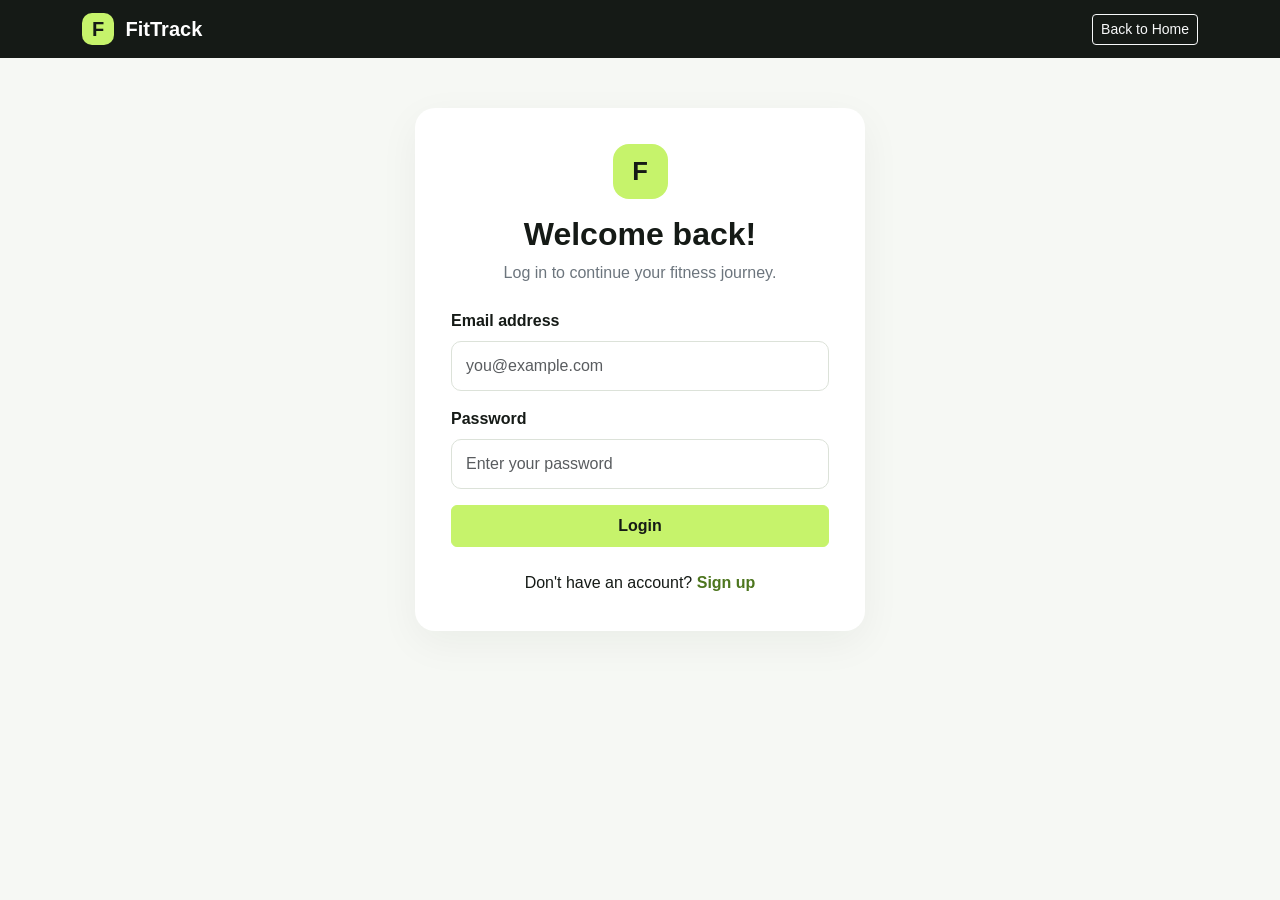
<file: login.html>
<!DOCTYPE html>
<html lang="en">
<head>
  <meta charset="UTF-8">
  <meta name="viewport" content="width=device-width, initial-scale=1.0">
  <title>Login | FitTrack</title>
  <link href="https://cdn.jsdelivr.net/npm/bootstrap@5.3.3/dist/css/bootstrap.min.css" rel="stylesheet">
  <link rel="stylesheet" href="style.css">
</head>
<body class="auth-page">

<nav class="navbar navbar-dark bg-dark">
  <div class="container">
    <a class="navbar-brand fw-bold" href="index.html">
      <span class="brand-mark">F</span> FitTrack
    </a>
    <a href="index.html" class="btn btn-outline-light btn-sm">
      Back to Home
    </a>
  </div>
</nav>

<main class="auth-wrapper">
  <div class="auth-card">
    <div class="text-center mb-4">
      <span class="auth-icon">F</span>
      <h1 class="h2 fw-bold mt-3">Welcome back!</h1>
      <p class="text-secondary">Log in to continue your fitness journey.</p>
    </div>

    <form id="loginForm">
      <div class="mb-3">
        <label for="loginEmail" class="form-label">Email address</label>
        <input type="email" class="form-control" id="loginEmail"
          placeholder="you@example.com" autocomplete="email" required>
      </div>

      <div class="mb-3">
        <label for="loginPassword" class="form-label">Password</label>
        <input type="password" class="form-control" id="loginPassword"
          placeholder="Enter your password"
          autocomplete="current-password" minlength="8" required>
      </div>

      <div id="loginMessage" class="mb-3" role="status"
        aria-live="polite"></div>

      <button type="submit" class="btn btn-lime w-100 py-2">
        Login
      </button>
    </form>

    <p class="text-center mt-4 mb-0">
      Don't have an account?
      <a href="signup.html" class="auth-link">Sign up</a>
    </p>
  </div>
</main>

<script src="https://cdn.jsdelivr.net/npm/bootstrap@5.3.3/dist/js/bootstrap.bundle.min.js"></script>
<script src="script.js"></script>
</body>
</html>
</file>
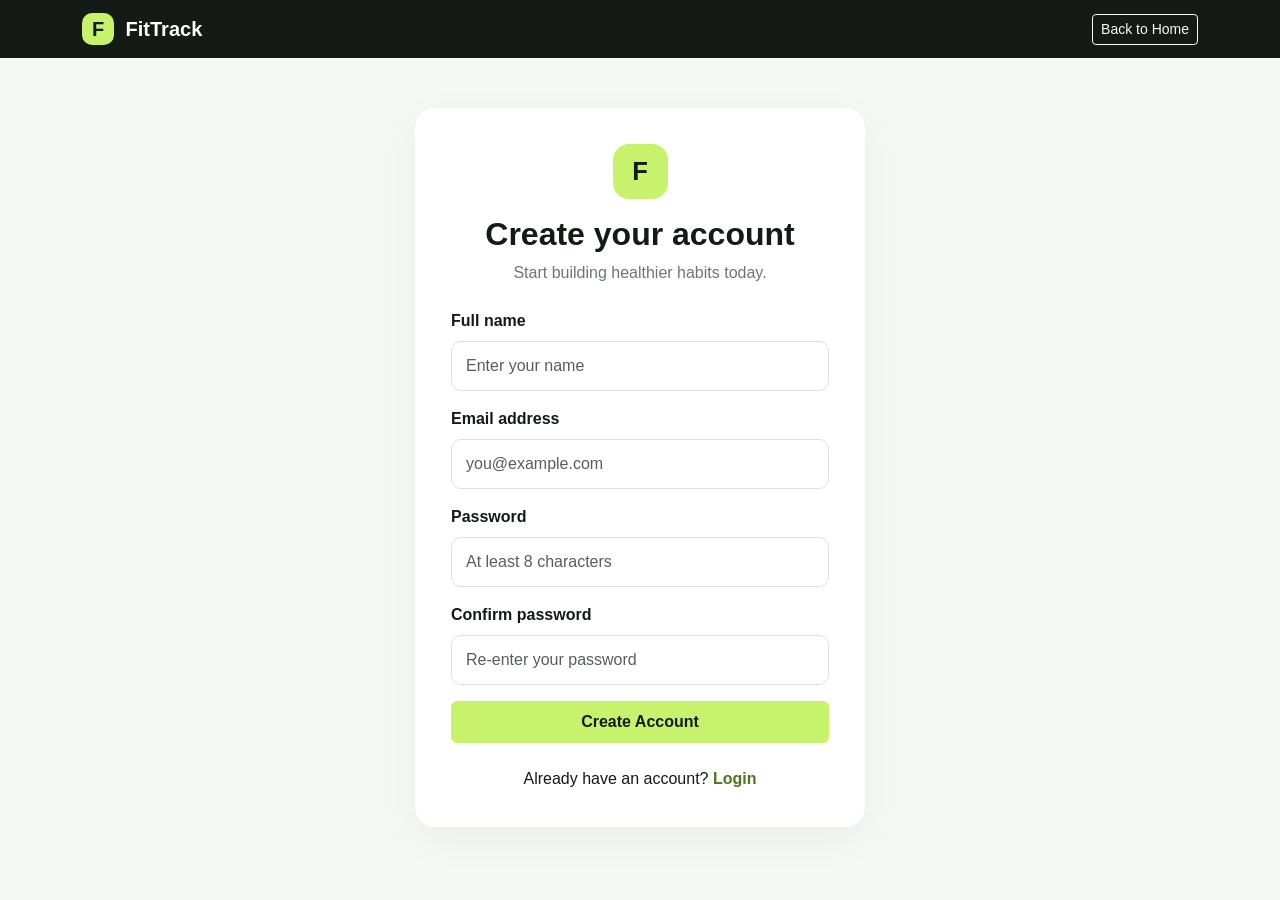
<file: signup.html>
<!DOCTYPE html>
<html lang="en">
<head>
  <meta charset="UTF-8">
  <meta name="viewport" content="width=device-width, initial-scale=1.0">
  <title>Sign Up | FitTrack</title>
  <link href="https://cdn.jsdelivr.net/npm/bootstrap@5.3.3/dist/css/bootstrap.min.css" rel="stylesheet">
  <link rel="stylesheet" href="style.css">
</head>
<body class="auth-page">

<nav class="navbar navbar-dark bg-dark">
  <div class="container">
    <a class="navbar-brand fw-bold" href="index.html">
      <span class="brand-mark">F</span> FitTrack
    </a>
    <a href="index.html" class="btn btn-outline-light btn-sm">
      Back to Home
    </a>
  </div>
</nav>

<main class="auth-wrapper">
  <div class="auth-card">
    <div class="text-center mb-4">
      <span class="auth-icon">F</span>
      <h1 class="h2 fw-bold mt-3">Create your account</h1>
      <p class="text-secondary">Start building healthier habits today.</p>
    </div>

    <form id="signupForm">
      <div class="mb-3">
        <label for="signupName" class="form-label">Full name</label>
        <input type="text" class="form-control" id="signupName"
          placeholder="Enter your name" autocomplete="name"
          maxlength="80" required>
      </div>

      <div class="mb-3">
        <label for="signupEmail" class="form-label">Email address</label>
        <input type="email" class="form-control" id="signupEmail"
          placeholder="you@example.com" autocomplete="email" required>
      </div>

      <div class="mb-3">
        <label for="signupPassword" class="form-label">Password</label>
        <input type="password" class="form-control" id="signupPassword"
          placeholder="At least 8 characters" autocomplete="new-password"
          minlength="8" required>
      </div>

      <div class="mb-3">
        <label for="confirmPassword" class="form-label">
          Confirm password
        </label>
        <input type="password" class="form-control" id="confirmPassword"
          placeholder="Re-enter your password"
          autocomplete="new-password" minlength="8" required>
      </div>

      <div id="signupMessage" class="mb-3" role="status"
        aria-live="polite"></div>

      <button type="submit" class="btn btn-lime w-100 py-2">
        Create Account
      </button>
    </form>

    <p class="text-center mt-4 mb-0">
      Already have an account?
      <a href="login.html" class="auth-link">Login</a>
    </p>
  </div>
</main>

<script src="https://cdn.jsdelivr.net/npm/bootstrap@5.3.3/dist/js/bootstrap.bundle.min.js"></script>
<script src="script.js"></script>
</body>
</html>
</file>
<file: style.css>
:root {
  --lime: #c6f36b;
  --dark: #151a16;
  --muted: #687168;
  --light-bg: #f6f8f4;
}

body {
  font-family: Arial, Helvetica, sans-serif;
  color: var(--dark);
}

.bg-dark {
  background-color: var(--dark) !important;
}

.brand-mark,
.auth-icon {
  display: inline-flex;
  align-items: center;
  justify-content: center;
  background: var(--lime);
  color: var(--dark);
  font-weight: 800;
  border-radius: 10px;
}

.brand-mark {
  width: 32px;
  height: 32px;
  margin-right: 6px;
}

.btn-lime {
  background: var(--lime);
  color: var(--dark);
  border: 1px solid var(--lime);
  font-weight: 700;
}

.btn-lime:hover {
  background: #b5e455;
  border-color: #b5e455;
  color: var(--dark);
}

.hero {
  background: var(--dark);
  color: white;
  padding: 80px 0;
}

.eyebrow {
  color: #77a92d;
  font-size: 0.8rem;
  font-weight: 800;
  letter-spacing: 2px;
}

.hero .eyebrow {
  color: var(--lime);
}

.hero h1 {
  font-size: clamp(2.5rem, 5vw, 4.5rem);
  font-weight: 800;
  line-height: 1.1;
  margin: 20px 0;
}

.hero h1 span {
  color: var(--lime);
}

.hero-text {
  color: #c4ccc3;
  max-width: 480px;
  line-height: 1.8;
  margin-bottom: 28px;
}

.hero-image {
  position: relative;
}

.hero-image img {
  width: 100%;
  height: 430px;
  object-fit: cover;
  border-radius: 24px;
}

.floating-card {
  position: absolute;
  bottom: 20px;
  left: -15px;
  display: flex;
  gap: 12px;
  align-items: center;
  background: white;
  color: var(--dark);
  padding: 16px 20px;
  border-radius: 14px;
  box-shadow: 0 10px 35px #0002;
}

.status-dot {
  width: 12px;
  height: 12px;
  background: #71bd35;
  border-radius: 50%;
}

.stat-label {
  color: #c4ccc3;
  font-size: 0.85rem;
}

.section-padding {
  padding: 80px 0;
}

.section-heading {
  text-align: center;
}

.section-heading h2,
.about-section h2 {
  font-size: clamp(2rem, 4vw, 3rem);
  font-weight: 800;
}

.section-heading > p:last-child {
  color: var(--muted);
}

.workout-card {
  border: 1px solid #e6eae3;
  border-radius: 18px;
  overflow: hidden;
  background: white;
  transition: transform 0.2s, box-shadow 0.2s;
}

.workout-card:hover {
  transform: translateY(-5px);
  box-shadow: 0 14px 35px #17201712;
}

.workout-card img {
  width: 100%;
  height: 220px;
  object-fit: cover;
}

.workout-card p {
  color: var(--muted);
  min-height: 48px;
}

.workout-tag {
  display: inline-block;
  font-size: 0.72rem;
  font-weight: 800;
  letter-spacing: 1px;
  color: #476b1d;
  background: #eef8dc;
  padding: 6px 10px;
  border-radius: 30px;
}

.about-section {
  background: var(--light-bg);
}

.about-text {
  color: var(--muted);
  max-width: 600px;
  line-height: 1.8;
  margin: 18px auto 25px;
}

.footer-link {
  color: white;
  text-decoration: none;
}

.footer-link:hover {
  color: var(--lime);
}

/* Login and signup pages */

.auth-page {
  background: var(--light-bg);
  min-height: 100vh;
}

.auth-wrapper {
  display: flex;
  justify-content: center;
  align-items: center;
  padding: 50px 16px;
}

.auth-card {
  width: 100%;
  max-width: 450px;
  padding: 36px;
  background: white;
  border-radius: 20px;
  box-shadow: 0 12px 40px #1720170d;
}

.auth-icon {
  width: 55px;
  height: 55px;
  font-size: 1.6rem;
  border-radius: 16px;
}

.auth-card .form-label {
  font-weight: 600;
}

.auth-card .form-control {
  padding: 12px 14px;
  border-radius: 10px;
  border-color: #dce2d9;
}

.auth-card .form-control:focus {
  border-color: #80a943;
  box-shadow: 0 0 0 0.2rem #c6f36b55;
}

.auth-link {
  color: #4d761e;
  font-weight: 700;
  text-decoration: none;
}

.auth-link:hover {
  text-decoration: underline;
}

#loginMessage,
#signupMessage {
  font-size: 0.9rem;
}

@media (max-width: 767px) {
  .hero {
    padding: 55px 0;
  }

  .hero-image img {
    height: 300px;
  }

  .floating-card {
    left: 10px;
    bottom: 10px;
  }

  .section-padding {
    padding: 55px 0;
  }

  .auth-card {
    padding: 26px 20px;
  }
}
</file>
